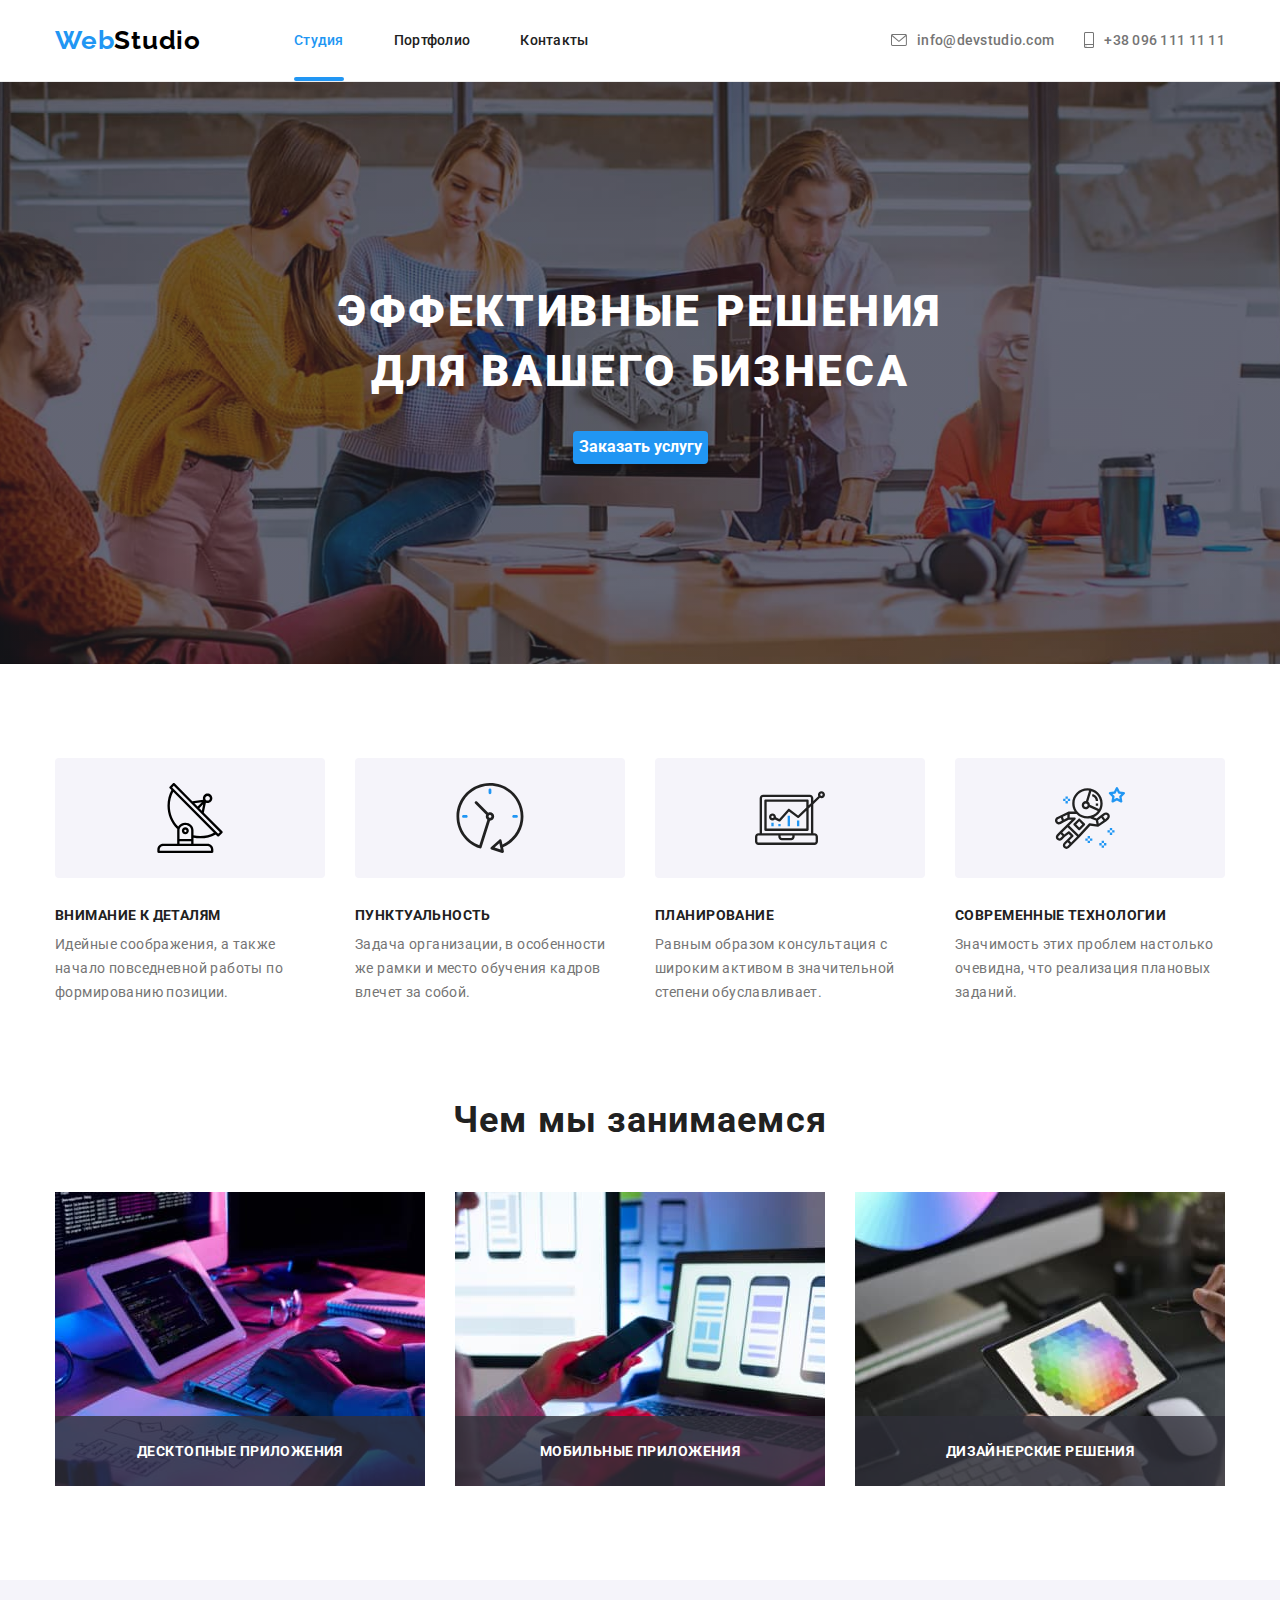
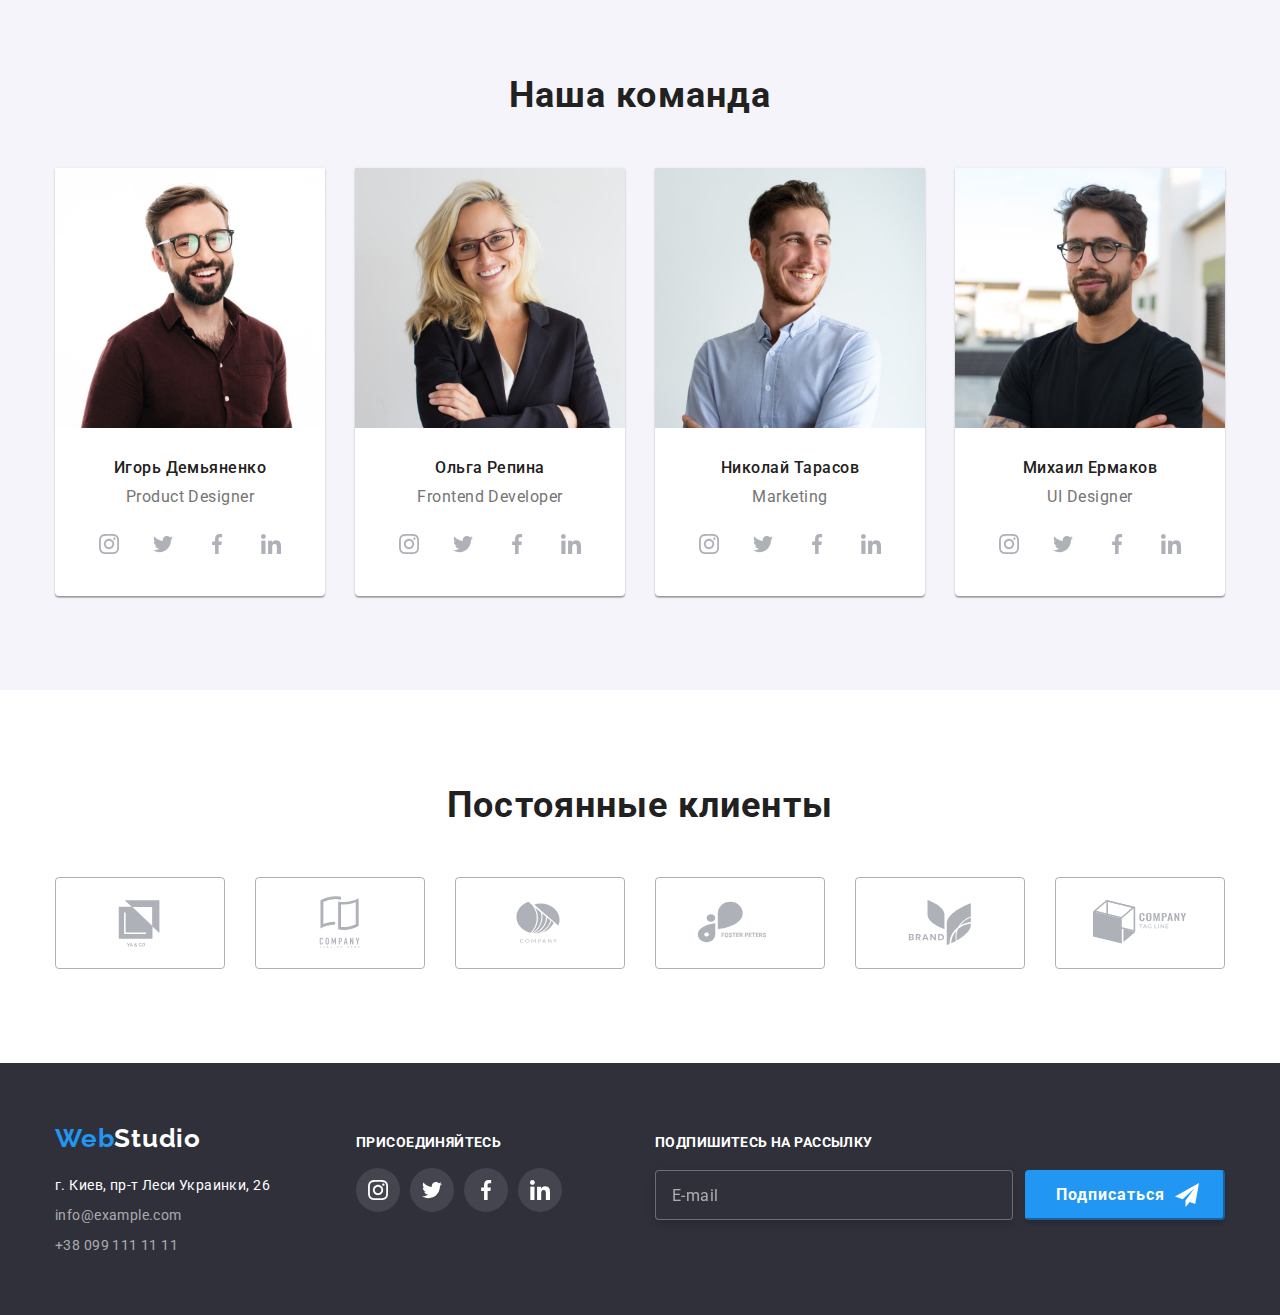
<file: index.html>
<!DOCTYPE html>
<html lang="en">
  <head>
    <meta charset="UTF-8" />
    <meta http-equiv="X-UA-Compatible" content="IE=edge" />
    <meta name="viewport" content="width=device-width, initial-scale=1.0" />
    <title>Document</title>
    
    <link rel="preconnect" href="https://fonts.googleapis.com">
<link rel="preconnect" href="https://fonts.gstatic.com" crossorigin>
<link href="https://fonts.googleapis.com/css2?family=Raleway:wght@700&family=Roboto:wght@400;500;700;900&display=swap" rel="stylesheet">

 <link rel="stylesheet" href="https://cdnjs.cloudflare.com/ajax/libs/modern-normalize/1.1.0/modern-normalize.min.css">
 <link rel="stylesheet" href="./css/main.min.css">  
 </head>
      <body>
        <!--Шапка сайта-->
  <header class="header">
  <div class="header-container">
  <a href="./index.html" class="logo">Web<span class="accent-header">Studio</span></a>
  <nav style="margin-left: 93px;">
  <ul class="site-nav">
  <li class="site-nav__item"><a class="site-nav__link current" href="./index.html">Студия</a></li>
  <li class="site-nav__item"><a class="site-nav__link" href="./portfolio.html">Портфолио</a></li>
  <li class="site-nav__item"><a class="site-nav__link" href="">Контакты</a></li>
  </ul>
  </nav>

  <ul class="contacts-links">
  <li class="contacts-links__mail">
  <a class="site-nav__link contacts-links__link" href="mailto:info@devstudio.com">
  <svg class="contacts-links__icon" width="16" height="12">
<use href="./images/symbol-defs.svg#icon-envelope"></use>
  </svg> info@devstudio.com</a></li>
  <li>
  <a class="site-nav__link contacts-links__link" href="tel:+380961111111">
  <svg class="contacts-links__icon" width="10" height="16">
  <use href="./images/symbol-defs.svg#icon-smartphone"></use></svg>
  +38 096 111 11 11</a></li>
  </ul>
  </div>
  </header>








<!-- ФОН НА ВЕСЬ БЛОК ГЕРОЙ-->
          <main>
            <section class="hero"> <div class="hero__container">
              <h1 class="hero__head">Эффективные решения для вашего бизнеса</h1>
              <button type="button" name="hero-button" class="hero__button" data-modal-open>Заказать услугу</button>
            </div>
            </section>

<!--Our features-->
<section class="features-container"><div class="features">
  <h2 class="features__head visually-hidden">Что мы предлагаем</h2>
<ul class="features__list">
  <li class="features__box">
      <div class="features__icon">
    <svg class="" width="70" height="70">
      <use href="./images/symbol-defs.svg#icon-antenna-1"></use>
    </svg>
      </div>
    <h3 class="features__title">Внимание к деталям</h3>
      <p class="features__description"> Идейные соображения, а также начало повседневной работы по
        формированию позиции.
      </p>
      </li>
  <li class="features__box">
        <div class="features__icon">
        <svg class="" width="70" height="70">
          <use href="./images/symbol-defs.svg#icon-clock-1"></use>
        </svg>
          </div>
    <h3 class="features__title">Пунктуальность</h3>
      <p class="features__description">
        Задача организации, в особенности же рамки и место обучения кадров
        влечет за собой.
      </p>
    </li>
  <li class="features__box">
      <div class="features__icon">
        <svg class="" width="70" height="70">
          <use href="./images/symbol-defs.svg#icon-diagram-1"></use>
        </svg>
          </div>
    <h3 class="features__title">Планирование</h3>
      <p class="features__description">
        Равным образом консультация с широким активом в значительной
        степени обуславливает.
      </p>
      </li>
  <li class="features__box">
        <div class="features__icon">
        <svg class="" width="70" height="70">
          <use href="./images/symbol-defs.svg#icon-astronaut-1"></use>
        </svg>
      </div> 
    <h3 class="features__title">Современные технологии</h3>
      <p class="features__description">
        Значимость этих проблем настолько очевидна, что реализация
        плановых заданий.
      </p></li>  </ul></div></section>

<!--Our services-->
<section class="services-container"> 
  <div class="services">
  <h2 class="services__head">Чем мы занимаемся</h2>
  <ul class="services__list">
    <li class="services__item">
      <img
        src="./images/pc.jpg"
        alt="обработка на компьютере"
        width="370"
      /> <div class="services__label">
      <p>Десктопные приложения</p> </div>
    </li>
    <li class="services__item">
      <img
        src="./images/smartphone.jpg"
        alt="обработка на смартфоне"
        width="370"
      /><div class="services__label"><p>Мобильные приложения</p></div> 
    </li>
    <li class="services__item">
      <img
        src="./images/tablet.jpg"
        alt="обработка на планшете"
        width="370"
      /> <div class="services__label"><p>Дизайнерские решения</p></div> 
      </li>
  </ul>
  </div>
</section>


<!--Team-->
<section class="team">
  <div class="team__container">
  <h2 class="team__head">Наша команда</h2>
  <ul class="team__list">
      <li class="team__card">
      <img
        src="./images/team/Игорь-Демьяненко.jpg"
        alt="Игорь Демьяненко"
        width="270"
      />
      <div class="team__description">
          <h3 class="team__name">Игорь Демьяненко</h3>
          <p class="team__position">Product Designer</p>
        
          <ul class="social-links">

            <li class="social-links__item">
            <a class="social-links__link" href="">
            <svg class="social-links__icon" width="20" height="20">
  <use href="./images/symbol-defs.svg#icon-instagram-2"></use>
            </svg> </a> </li>

            <li class="social-links__item">
            <a class="social-links__link" href="">
              <svg class="social-links__icon" width="20" height="20">
    <use href="./images/symbol-defs.svg#icon-twitter-1"></use>
              </svg></a> </li>
              <li class="social-links__item">
              <a class="social-links__link" href="">
                <svg class="social-links__icon" width="20" height="20">
      <use href="./images/symbol-defs.svg#icon-facebook-1"></use>
                </svg></a> </li>
                <li class="social-links__item">
                <a class="social-links__link" href="">
                  <svg class="social-links__icon" width="20" height="20">
        <use href="./images/symbol-defs.svg#icon-linkedin-1"></use>
                  </svg></a></li> </ul></div>
    
      <li class="team__card">
      <img
        src="./images/team/Ольга_Репина.jpg"
        alt="Ольга Репина"
        width="270"
      />
      <div class="team__description">
          <h3 class="team__name">Ольга Репина</h3>
          <p class="team__position">Frontend Developer</p>
        
          <ul class="social-links">

            <li class="social-links__item">
            <a class="social-links__link" href="">
            <svg class="social-links__icon" width="20" height="20">
  <use href="./images/symbol-defs.svg#icon-instagram-2"></use>
            </svg> </a> </li>

            <li class="social-links__item">
            <a class="social-links__link" href="">
              <svg class="social-links__icon" width="20" height="20">
    <use href="./images/symbol-defs.svg#icon-twitter-1"></use>
              </svg></a> </li>
              <li class="social-links__item">
              <a class="social-links__link" href="">
                <svg class="social-links__icon" width="20" height="20">
      <use href="./images/symbol-defs.svg#icon-facebook-1"></use>
                </svg></a> </li>
                <li class="social-links__item">
                <a class="social-links__link" href="">
                  <svg class="social-links__icon" width="20" height="20">
        <use href="./images/symbol-defs.svg#icon-linkedin-1"></use>
                  </svg></a></li> </ul></div>
      
      <li class="team__card">
      <img
        src="./images/team/Николай_Тарасов.jpg"
        alt="Николай Тарасов"
        width="270"
      />
      <div class="team__description">
             <h3 class="team__name">Николай Тарасов</h3>
             <p class="team__position">Marketing</p> 


            <ul class="social-links">

            <li class="social-links__item">
            <a class="social-links__link" href="">
            <svg class="social-links__icon" width="20" height="20">
  <use href="./images/symbol-defs.svg#icon-instagram-2"></use>
            </svg> </a> </li>

            <li class="social-links__item">
            <a class="social-links__link" href="">
              <svg class="social-links__icon" width="20" height="20">
    <use href="./images/symbol-defs.svg#icon-twitter-1"></use>
              </svg></a> </li>
              <li class="social-links__item">
              <a class="social-links__link" href="">
                <svg class="social-links__icon" width="20" height="20">
      <use href="./images/symbol-defs.svg#icon-facebook-1"></use>
                </svg></a> </li>
                <li class="social-links__item">
                <a class="social-links__link" href="">
                  <svg class="social-links__icon" width="20" height="20">
        <use href="./images/symbol-defs.svg#icon-linkedin-1"></use>
                  </svg></a></li> </ul></div>


      <li class="team__card">
      <img
        src="./images/team/Михаил_Ермаков.jpg"
        alt="Михаил Ермаков"
        width="270"
      />  <div class="team__description">
      <h3 class="team__name">Михаил Ермаков</h3>
      <p class="team__position">UI Designer</p> 
      
      <ul class="social-links">

        <li class="social-links__item">
        <a class="social-links__link" href="">
        <svg class="social-links__icon" width="20" height="20">
<use href="./images/symbol-defs.svg#icon-instagram-2"></use>
        </svg> </a> </li>

        <li class="social-links__item">
        <a class="social-links__link" href="">
          <svg class="social-links__icon" width="20" height="20">
<use href="./images/symbol-defs.svg#icon-twitter-1"></use>
          </svg></a> </li>
          <li class="social-links__item">
          <a class="social-links__link" href="">
            <svg class="social-links__icon" width="20" height="20">
  <use href="./images/symbol-defs.svg#icon-facebook-1"></use>
            </svg></a> </li>
            <li class="social-links__item">
            <a class="social-links__link" href="">
              <svg class="social-links__icon" width="20" height="20">
    <use href="./images/symbol-defs.svg#icon-linkedin-1"></use>
              </svg></a></li> </ul></div>
   </li>
   </ul></div></section>   

<!--Clients-->

<section class="clients-container">
  <div class="clients">
  <h2 class="clients__head">Постоянные клиенты</h2>
  <ul class="clients__list">

    <li class="clients__card">
<a class="clients__link" href="">
  <svg class="clients__logo" width="106" height="60">
    <use href="./images/symbol-defs.svg#icon-Logo"></use>
  </svg> </a></li>

 <li class="clients__card">
  <a class="clients__link" href="">
    <svg class="clients__logo" width="106" height="60">
      <use href="./images/symbol-defs.svg#icon-Logo-1"></use>
    </svg> </a></li>

    <li class="clients__card">
      <a class="clients__link" href="">
        <svg class="clients__logo" width="106" height="60">
          <use href="./images/symbol-defs.svg#icon-Logo-2"></use>
        </svg> </a></li>

      <li class="clients__card">
        <a class="clients__link" href="">
          <svg class="clients__logo" width="106" height="60">
            <use href="./images/symbol-defs.svg#icon-Logo-3"></use>
          </svg> </a></li>

    <li class="clients__card">
      <a class="clients__link" href="">
        <svg class="clients__logo" width="106" height="60">
          <use href="./images/symbol-defs.svg#icon-Logo-4"></use>
        </svg> </a></li>

      <li class="clients__card">
        <a class="clients__link" href="">
          <svg class="clients__logo" width="106" height="60">
            <use href="./images/symbol-defs.svg#icon-Logo-5"></use>
          </svg> </a></li>
  </ul>
  </div>
</section>

</main>

<!--Подвал-->
<footer class="footer"> 
  <div class="footer-container">

  <div class="address-container">
 <a href="" class="logo">Web<span class="accent-footer">Studio</span></a>
  <address class="address">
      <ul class="address__links">
      <li class="address__map"> <a href="https://goo.gl/maps/FCJh6KjiG2ZxYmKU6" target="_blank" rel="noreferrer noopener">г. Киев, пр-т Леси Украинки, 26</a> </li>
      <li> <a href="mailto:info@example.com"> info@example.com</a></li>
      <li> <a href="tel:+380991111111"> +38 099 111 11 11</a></li>
      </ul>
  </address>
  </div>

  <div class="footer-social-links">
    <h2 class="footer-social-links__title">Присоединяйтесь</h2>
    <ul class="footer-social-links__list">
    
      <li class="footer-social-links__items">
  <a class="footer-social-links__link" href="">
    <svg class="footer-social-links__icon" width="20" height="20">
      <use href="./images/symbol-defs.svg#icon-instagram-2"></use>
    </svg> </a> </li>

    <li class="footer-social-links__items">
    <a class="footer-social-links__link" href="">
      <svg class="footer-social-links__icon" width="20" height="20">
        <use href="./images/symbol-defs.svg#icon-twitter-1"></use>
      </svg></a> </li>
      <li class="footer-social-links__items">
      <a class="footer-social-links__link" href="">
        <svg class="footer-social-links__icon" width="20" height="20">
          <use href="./images/symbol-defs.svg#icon-facebook-1"></use>
        </svg></a></li>
        <li class="footer-social-links__items">
        <a class="footer-social-links__link" href="">
          <svg class="footer-social-links__icon" width="20" height="20">
            <use href="./images/symbol-defs.svg#icon-linkedin-1"></use>
          </svg></a> </li>
</ul> </div>


<!--FORM-->
<div class="footer__form">
<b class="footer__form__title">Подпишитесь на рассылку</b>
<form class="footer__form__input"><input type="email" name="email" placeholder="E-mail"/>
<button type="submit" class="footer__form__button">Подписаться <svg class="footer__form__icon" width="24" height="24">
<use href="./images/symbol-defs.svg#icon-send"></use> 
</svg></button></form>   
</div>
</div>
</footer>  


<!--МОДАЛЬНОЕ ОКНО-->

<div class="backdrop is-hidden" data-modal>
  <div class="modal">
    <button type="button" class="modal-close-btn" data-modal-close>
<svg class="modal-close-btn-icon" width="18" height="18">
  <use href="./images/symbol-defs.svg#icon-close"></use> 
</svg>
</button>
<b class="modal-head">Оставьте свои данные, мы вам перезвоним</b>
  <form action="javascript:void(0);"
        class="modal-input-form"
        name="modal-input-form"
        autocomplete="off"
        novalidate
        >
          <label class="modal-input your-name">Имя
            <input class="input-your-data" type="text" name="your-name" />
            <svg class="modal-your-icon" width="18" height="18">
              <use href="./images/symbol-defs.svg#icon-person"></use>
            </svg>
          </label>
          <label class="modal-input your-tel">Телефон
            <input class="input-your-data" type="tel" name="your-tel" />
            <svg class="modal-your-icon" width="18" height="18">
              <use href="./images/symbol-defs.svg#icon-phone"></use>
            </svg>
          </label>

          <label class="modal-input your-email">Почта
            <input class="input-your-data" type="email" name="your-mail" />
            <svg class="modal-your-icon" width="18" height="18">
              <use href="./images/symbol-defs.svg#icon-email"></use>
            </svg>
          </label>
          <label class="input-comment">Комментарий
            <textarea
              class="text-comment"
              name="text-comment"
              placeholder="Введите текст"
            ></textarea>
            
          </label>
          <label class="policy-checkbox">
            <input
              class="checkbox visually-hidden"
              type="checkbox"
              name="policy-checkbox"
            />
            <span class="modal-icon-check"></span>

            Соглашаюсь с рассылкой и принимаю &nbsp;
            <a class="policy-link" href="">Условия договора </a>
          </label>


          <button class="send-button" type="submit">Отправить</button>
        </form>
      </div>
    </div>
    <script src="./js/modal.js"></script>
</body>
</html>
</file>
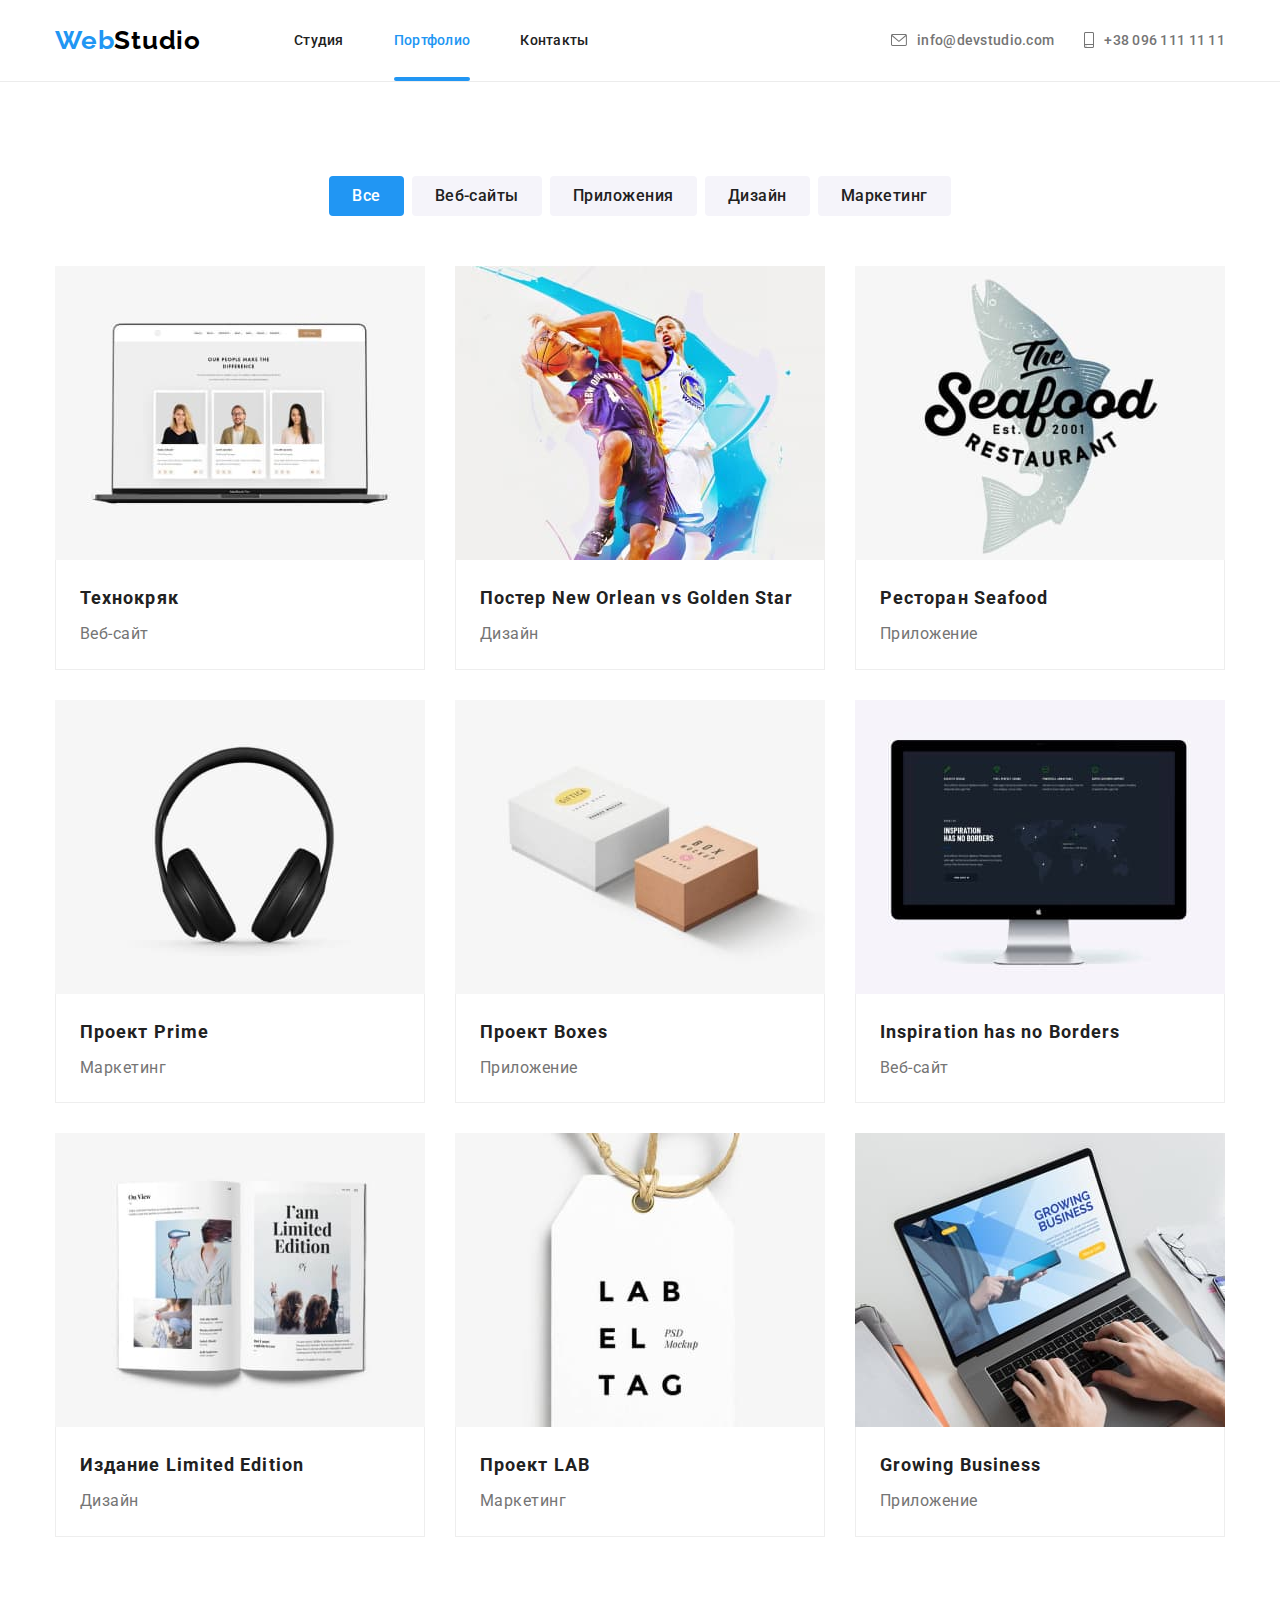
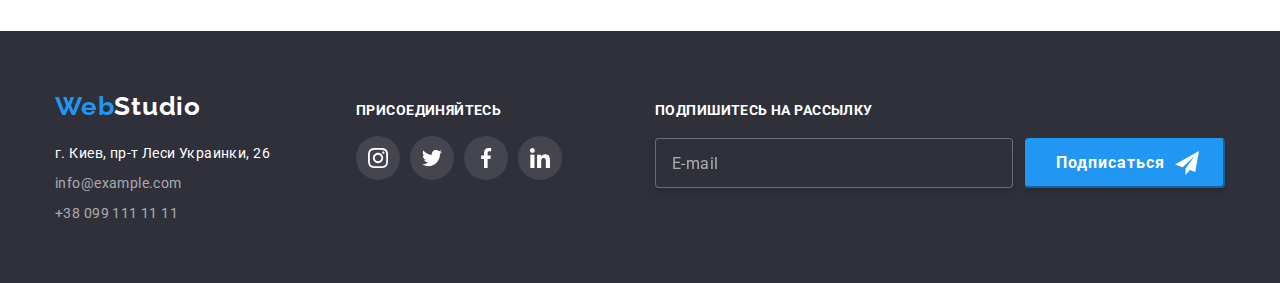
<file: portfolio.html>
<!DOCTYPE html>
    <html lang="en">
      <head>
        <meta charset="UTF-8" />
        <meta http-equiv="X-UA-Compatible" content="IE=edge" />
        <meta name="viewport" content="width=device-width, initial-scale=1.0" />
        <title>Document</title>
        
        <link rel="preconnect" href="https://fonts.googleapis.com">
    <link rel="preconnect" href="https://fonts.gstatic.com" crossorigin>
    <link href="https://fonts.googleapis.com/css2?family=Raleway:wght@700&family=Roboto:wght@400;500;700;900&display=swap" rel="stylesheet">
    
    <link rel="stylesheet" href="https://cdnjs.cloudflare.com/ajax/libs/modern-normalize/1.1.0/modern-normalize.min.css">
    <link rel="stylesheet" href="./css/main.min.css">  
    </head>
<body>
        <!--Шапка сайта-->
             <!--Шапка сайта-->
  <header class="header">
    <div class="header-container">
    <a href="./index.html" class="logo">Web<span class="accent-header">Studio</span></a>
    <nav style="margin-left: 93px;">
    <ul class="site-nav">
    <li class="site-nav__item"><a class="site-nav__link" href="./index.html">Студия</a></li>
    <li class="site-nav__item"><a class="site-nav__link current" href="./portfolio.html">Портфолио</a></li>
    <li class="site-nav__item"><a class="site-nav__link" href="">Контакты</a></li>
    </ul>
    </nav>
  
    <ul class="contacts-links">
    <li class="contacts-links__mail">
    <a class="site-nav__link contacts-links__link" href="mailto:info@devstudio.com">
    <svg class="contacts-links__icon" width="16" height="12">
  <use href="./images/symbol-defs.svg#icon-envelope"></use>
    </svg> info@devstudio.com</a></li>
    <li>
    <a class="site-nav__link contacts-links__link" href="tel:+380961111111">
    <svg class="contacts-links__icon" width="10" height="16">
    <use href="./images/symbol-defs.svg#icon-smartphone"></use></svg>
    +38 096 111 11 11</a></li>
    </ul>
    </div>
    </header>

<!--Герой-->
<main>
  <section class="main-portfolio-container"><div class="portfolio">
    <ul class="filter-container">
      <li class="filter__list"> <button type="button" class="button current"> Все </button></li>
      <li class="filter__list"> <button type="button" class="button"> Веб-сайты </button></li>    
      <li class="filter__list"> <button type="button" class="button"> Приложения </button></li>
      <li class="filter__list"> <button type="button" class="button"> Дизайн </button></li>
      <li class="filter__list"> <button type="button" class="button"> Маркетинг </button></li>    
      </ul>

      <ul class="portfolio-container">
        <li class="portfolio-container__element">
          <a class="portfolio-container__link">
          <div class="portfolio-container__image">
            <img src="./images/portfolio-images/технокряк.jpg"
       alt="технокряк"
       width="370"/>
       <div class="portfolio-container__overlay">
        <p class="portfolio-container__overlay__text"> Ресурс предлагает комплексные предложения с разным уровнем функционала и сервисов. Все это позволит, посетителю получить исчерпывающие сведения о компании или частном лице. </p>
      </div></div>
        <div class="portfolio-container__card">
        <h3 class="portfolio-container__card__title">Технокряк</h3>
        <p class="portfolio-container__card__text">Веб-сайт</p>
       </div></a></li>
    
      <li class="portfolio-container__element"> 
        <a class="portfolio-container__link"> 
          <div class="portfolio-container__image">
      <img Src="./images/portfolio-images/постер.jpg"
      alt="постер New Orlean vs Golden Star"
      width="370"/>
      <div class="portfolio-container__overlay">
      <p class="portfolio-container__overlay__text"> Ресурс предлагает комплексные предложения с разным уровнем функционала и сервисов. Все это позволит, посетителю получить исчерпывающие сведения о компании или частном лице. </p>
      </div></div>
      <div class="portfolio-container__card">
    <h3 class="portfolio-container__card__title">Постер New Orlean vs Golden Star</h3>
    <p class="portfolio-container__card__text">Дизайн</p>
    </div></a></li>
      
    <li class="portfolio-container__element"> 
      <a class="portfolio-container__link"> 
        <div class="portfolio-container__image">
      <img
      src="./images/portfolio-images/ресторан.jpg"
      alt="Ресторан Seafood"
      width="370"
    /><div class="portfolio-container__overlay">
      <p class="portfolio-container__overlay__text"> Ресурс предлагает комплексные предложения с разным уровнем функционала и сервисов. Все это позволит, посетителю получить исчерпывающие сведения о компании или частном лице. </p>
    </div></div>
    <div class="portfolio-container__card">
    <h3 class="portfolio-container__card__title">Ресторан Seafood</h3>
    <p class="portfolio-container__card__text">Приложение</p>
    </div></a></li>
        
      <li class="portfolio-container__element"> 
        <a class="portfolio-container__link"> 
          <div class="portfolio-container__image">
        <img
      src="./images/portfolio-images/проектPrime.jpg"
      alt="Проект Prime"
      width="370"
    /> <div class="portfolio-container__overlay">
      <p class="portfolio-container__overlay__text"> Ресурс предлагает комплексные предложения с разным уровнем функционала и сервисов. Все это позволит, посетителю получить исчерпывающие сведения о компании или частном лице. </p>
    </div></div>
    <div class="portfolio-container__card">
        <h3 class="portfolio-container__card__title">Проект Prime</h3>
        <p class="portfolio-container__card__text">Маркетинг</p>
      </div></a></li>
      
      <li class="portfolio-container__element"> 
       <a class="portfolio-container__link"> 
        <div class="portfolio-container__image">
        <img
      src="./images/portfolio-images/проектBoxes.jpg"
      alt="Проект Boxes"
      width="370"
    /><div class="portfolio-container__overlay">
      <p class="portfolio-container__overlay__text"> Ресурс предлагает комплексные предложения с разным уровнем функционала и сервисов. Все это позволит, посетителю получить исчерпывающие сведения о компании или частном лице. </p>
    </div></div>
    <div class="portfolio-container__card">
        <h3 class="portfolio-container__card__title">Проект Boxes</h3>
        <p class="portfolio-container__card__text">Приложение</p>
      </div></a></li>  
        
    <li class="portfolio-container__element">
      <a class="portfolio-container__link"> 
        <div class="portfolio-container__image">
      <img
      src="./images/portfolio-images/Inspirations.jpg"
      alt="Inspiration has no Borders"
      width="370"
    /><div class="portfolio-container__overlay">
      <p class="portfolio-container__overlay__text"> Ресурс предлагает комплексные предложения с разным уровнем функционала и сервисов. Все это позволит, посетителю получить исчерпывающие сведения о компании или частном лице. </p>
    </div></div>
    <div class="portfolio-container__card">
      <h3 class="portfolio-container__card__title">Inspiration has no Borders</h3>
      <p class="portfolio-container__card__text">Веб-сайт</p>
    </div></a></li>
    
    <li class="portfolio-container__element"> 
      <a class="portfolio-container__link"> 
        <div class="portfolio-container__image">
      <img
      src="./images/portfolio-images/издание.jpg"
      alt="Издание Limited Edition"
      width="370"
    /> <div class="portfolio-container__overlay">
      <p class="portfolio-container__overlay__text"> Ресурс предлагает комплексные предложения с разным уровнем функционала и сервисов. Все это позволит, посетителю получить исчерпывающие сведения о компании или частном лице. </p>
    </div></div>
    <div class="portfolio-container__card">
        <h3 class="portfolio-container__card__title">Издание Limited Edition</h3>
        <p class="portfolio-container__card__text">Дизайн</p>
      </div></a></li>
    
      <li class="portfolio-container__element"> 
        <a class="portfolio-container__link"> 
          <div class="portfolio-container__image">
        <img
      src="./images/portfolio-images/проектLab.jpg"
      alt="Проект LAB"
      width="370"
    /> <div class="portfolio-container__overlay">
      <p class="portfolio-container__overlay__text"> Ресурс предлагает комплексные предложения с разным уровнем функционала и сервисов. Все это позволит, посетителю получить исчерпывающие сведения о компании или частном лице. </p>
    </div></div>
    <div class="portfolio-container__card">
      <h3 class="portfolio-container__card__title">Проект LAB</h3>   
      <p class="portfolio-container__card__text">Маркетинг</p>
      </div></a></li>  
        
    <li class="portfolio-container__element">
        <a class="portfolio-container__link"> 
          <div class="portfolio-container__image">
      <img
      src="./images/portfolio-images/growingbusiness.jpg"
      alt="Growing Business"
      width="370"
    /> 
    <div class="portfolio-container__overlay">
      <p class="portfolio-container__overlay__text"> Ресурс предлагает комплексные предложения с разным уровнем функционала и сервисов. Все это позволит, посетителю получить исчерпывающие сведения о компании или частном лице. </p>
    </div></div>
    <div class="portfolio-container__card">
      <h3 class="portfolio-container__card__title">Growing Business</h3>
      <p class="portfolio-container__card__text">Приложение</p>
    </div></a></li></ul> </div> </section>
    </main>



<!--Подвал-->
<footer class="footer"> 
  <div class="footer-container">

  <div class="address-container">
 <a href="" class="logo">Web<span class="accent-footer">Studio</span></a>
  <address class="address">
      <ul class="address__links">
      <li class="address__map"> <a href="https://goo.gl/maps/FCJh6KjiG2ZxYmKU6" target="_blank" rel="noreferrer noopener">г. Киев, пр-т Леси Украинки, 26</a> </li>
      <li> <a href="mailto:info@example.com"> info@example.com</a></li>
      <li> <a href="tel:+380991111111"> +38 099 111 11 11</a></li>
      </ul>
  </address>
  </div>

  <div class="footer-social-links">
    <h2 class="footer-social-links__title">Присоединяйтесь</h2>
    <ul class="footer-social-links__list">
    
      <li class="footer-social-links__items">
  <a class="footer-social-links__link" href="">
    <svg class="footer-social-links__icon" width="20" height="20">
      <use href="./images/symbol-defs.svg#icon-instagram-2"></use>
    </svg> </a> </li>

    <li class="footer-social-links__items">
    <a class="footer-social-links__link" href="">
      <svg class="footer-social-links__icon" width="20" height="20">
        <use href="./images/symbol-defs.svg#icon-twitter-1"></use>
      </svg></a> </li>
      <li class="footer-social-links__items">
      <a class="footer-social-links__link" href="">
        <svg class="footer-social-links__icon" width="20" height="20">
          <use href="./images/symbol-defs.svg#icon-facebook-1"></use>
        </svg></a></li>
        <li class="footer-social-links__items">
        <a class="footer-social-links__link" href="">
          <svg class="footer-social-links__icon" width="20" height="20">
            <use href="./images/symbol-defs.svg#icon-linkedin-1"></use>
          </svg></a> </li>
</ul> </div>


<!--FORM-->
<div class="footer__form">
<b class="footer__form__title">Подпишитесь на рассылку</b>
<form class="footer__form__input"> <label><input type="email" name="email" placeholder="E-mail"/> </label>
<button type="submit" class="footer__form__button">Подписаться <svg class="footer__form__icon" width="24" height="24">
<use href="/images/symbol-defs.svg#icon-send"></use> 
</svg></button></form>   
</div>
</div>
</footer>  
</body>
</html>
</file>
<file: css/main.min.css>
:root{--primary-font-family:"Roboto", sans-serif;--secondary-font-family: "Raleway", sans-serif;--main-text-color: #212121;--primary-text-color: #000000;--secondary-text-color: #FFFFFF;--accent-color: #2196F3;--secondary-accent-color: #757575;--background-color: #188CE8;--timing-function: cubic-bezier(0.4, 0, 0.2, 1)}.visually-hidden{position:absolute;width:1px;height:1px;margin:-1px;border:0;padding:0;white-space:nowrap;clip-path:inset(100%);clip:rect(0 0 0 0);overflow:hidden}html{box-sizing:border-box}* *::before,*::after{box-sizing:inherit}body{margin:0;background-color:#fff;font-family:var(--primary-font-family)}ol,ul{margin-top:0;margin-bottom:0;padding-left:0;list-style:none}a{text-decoration:none;cursor:pointer}p{margin-top:0;margin-bottom:0}h1,h2,h3,h4{margin-top:0;margin-bottom:0}img{display:block}.container{width:1200px;margin-right:auto;margin-left:auto;padding-left:15px;padding-right:15px}.container-design{display:flex;align-items:center}.logo{font-family:var(--secondary-font-family);font-weight:700;font-size:26px;line-height:1.2;letter-spacing:.03em;color:var(--accent-color)}.accent-header{font-family:var(--secondary-font-family);font-weight:700;font-size:26px;line-height:1.2;letter-spacing:.03em;color:var(--primary-text-color)}.accent-footer{font-family:var(--secondary-font-family);font-weight:700;font-size:26px;line-height:1.2;letter-spacing:.03em;color:var(--secondary-text-color)}.backdrop{position:fixed;top:0;left:0;bottom:0;right:0;background-color:rgba(0,0,0,.5);transition:opacity 250ms var(--timing-function),visibility 250ms var(--timing-function)}.modal{position:absolute;top:50%;left:50%;transform:translate(-50%, -50%) scale(1);width:528px;height:581px;background-color:#fff;transition:transform 250ms var(--timing-function);padding:40px;margin-left:auto;margin-right:auto}.modal-close-btn{position:absolute;top:8px;right:8px;display:flex;align-items:center;justify-content:center;width:30px;height:30px;border:1px solid rgba(0,0,0,.1);border-radius:50%;background-color:rgba(0,0,0,0);cursor:pointer;padding:0}.modal-close-btn-icon{transition:fill 250ms var(--timing-function)}.modal-close-btn:hover .modal-close-btn-icon,.modal-close-btn:focus .modal-close-btn-icon{fill:var(--accent-color)}.backdrop.is-hidden{opacity:0;visibility:hidden;pointer-events:none}.backdrop.is-hidden .modal{transform:translate(-50%, -50%) scale(0.9)}.modal-head{font-weight:700;font-size:20px;line-height:23px;text-align:center;letter-spacing:.03em}.modal-input-form{margin-top:12px}.modal-input{position:relative;display:flex;flex-direction:column;margin-left:auto;margin-right:auto;width:448px;margin-bottom:10px;font-weight:400;font-size:12px;line-height:1.16;letter-spacing:.01em;color:var(--secondary-accent-color)}.input-your-data{margin-left:auto;margin-right:auto;width:448px;height:40px;border:1px solid rgba(33,33,33,.2);border-radius:4px;padding-left:42px;margin-top:4px;transition:border-color 250ms var(--timing-function)}.input-comment{display:flex;flex-direction:column;width:448px;height:138px;margin-left:auto;margin-right:auto;margin-bottom:20px;font-weight:400;font-size:12px;line-height:1.16;letter-spacing:.01em;color:var(--secondary-accent-color);transition:border-color 250ms var(--timing-function)}.text-comment{width:448px;height:100%;padding-top:12px;padding:12px 16px;margin-top:4px;resize:none;border:1px solid rgba(33,33,33,.2);border-radius:4px}.modal-your-icon{position:absolute;top:50%;left:12px;fill:var(--main-text-color);transition:fill 250ms var(--timing-function)}.policy-checkbox{display:flex;justify-content:center;align-items:center;font-weight:400;font-size:14px;line-height:1.71;color:var(--secondary-accent-color);cursor:pointer}@media screen and (min-width: 1200px){.policy-checkbox{font-size:14px;line-height:1.71}}.modal-icon-check{position:relative;margin-right:5px;border:2px solid var(--main-text-color);border-radius:4px;width:16px;height:16px;transition:background-color 250ms var(--timing-function),border-color 250ms var(--timing-function)}.checkbox:checked+.modal-icon-check{background-size:contain;background-color:var(--accent-color);background-image:url(../images/check.svg);border-color:rgba(0,0,0,0);outline:none}.checkbox:focus+.modal-icon-check{outline:2px solid var(--main-text-color)}.policy-link{font-weight:400;font-size:14px;line-height:1.71;color:var(--accent-color);text-decoration-line:underline}.send-button{display:flex;width:200px;height:50px;margin-left:auto;margin-right:auto;margin-top:30px;align-items:center;justify-content:center;font-weight:700;font-size:16px;line-height:1.88;border-color:rgba(0,0,0,0);background-color:var(--accent-color);color:var(--secondary-text-color);border-radius:4px;cursor:pointer;transition:background-color 250ms var(--timing-function)}.send-button:hover,.send-button:focus{background-color:var(--background-color)}.text-comment:focus{border-color:var(--accent-color);outline:none}.input-your-data:focus{border:1px solid var(--accent-color);outline:none}.input-your-data:focus+.modal-your-icon{fill:var(--background-color)}.hero{padding:200px 0;background:#2f303a;text-align:center;max-width:1600px;margin-left:auto;margin-right:auto;background-image:linear-gradient(to right, rgba(47, 48, 58, 0.4), rgba(47, 48, 58, 0.4)),url("../images/Img.jpg");background-size:cover;background-position:center}.hero__container{max-width:1200px;margin-left:auto;margin-right:auto;padding-right:15px;padding-left:15px}.hero__head{margin:0 auto 30px;max-width:696px;font-family:var(--primary-font-family);font-weight:900;font-size:44px;line-height:1.36;text-align:center;letter-spacing:.06em;text-transform:uppercase;color:var(--secondary-text-color)}.hero__button{font-family:var(--primary-font-family);font-weight:700;font-size:16px;line-height:1.88;border:none;color:var(--secondary-text-color);background:var(--accent-color);box-shadow:0px 4px 4px rgba(0,0,0,.15);border-radius:4px;transition:color 250ms var(--timing-function),background-color 250ms var(--timing-function),box-shadow 250ms var(--timing-function)}.hero__button:hover,.hero__button:focus{background-color:var(--background-color)}.header{border-bottom:1px solid #ececec}.header-container{width:1200px;margin-right:auto;margin-left:auto;padding-left:15px;padding-right:15px;display:flex;align-items:center}.site-nav{display:flex;padding-left:0;margin-top:0;margin-bottom:0}.site-nav__item{display:block;margin-right:50px;margin-left:0;position:relative}.site-nav__item:last-child{margin-right:0}.site-nav__link{display:flex;align-items:center;text-decoration:none;list-style:none;letter-spacing:.02em;font-weight:500;font-size:14px;line-height:1.2;color:var(--main-text-color);padding-top:32px;padding-bottom:32px;transition:color 250ms var(--timing-function)}.site-nav__link:hover,.site-nav__link:focus{color:var(--accent-color)}.current{color:var(--accent-color)}.site-nav__link.current{color:var(--accent-color)}.site-nav__link.current:after{content:"";position:absolute;bottom:0;width:100%;height:4px;background-color:var(--accent-color);border-radius:2px}.contacts-links{display:flex;align-items:center;margin-left:auto;padding-left:0;margin-top:0;margin-bottom:0;list-style:none;letter-spacing:.02em;color:var(--secondary-accent-color)}.contacts-links__mail{margin-right:30px}.contacts-links__icon{margin-right:10px;fill:var(--secondary-accent-color);transition:fill 250ms var(--timing-function)}.site-nav__link:hover .contacts-links__icon,.site-nav__link:focus .contacts-links__icon{fill:var(--accent-color)}.contacts-links__link{color:var(--secondary-accent-color)}.features-container{padding:94px 0}.features{width:1200px;margin-left:auto;margin-right:auto;padding:0 15px}.features__list{display:flex;margin-top:0;margin-bottom:0;padding-left:0}.features__box{width:270px;padding:0}.features__box:not(:last-child){margin-right:30px}.features__icon{display:flex;justify-content:center;align-items:center;width:270px;height:120px;background-color:#f5f4fa;border-radius:4px}.features__title{font-weight:700;font-size:14px;line-height:1.14;letter-spacing:.03em;text-transform:uppercase;color:var(--main-text-color);margin:30px 0 10px;padding:0}.features__description{font-weight:400;font-size:14px;line-height:1.71;letter-spacing:.03em;color:var(--secondary-accent-color)}.services-container{padding-bottom:94px}.services{width:1200px;margin-left:auto;margin-right:auto;padding:0 15px}.services__head{margin:0 auto 50px;font-weight:700;font-size:36px;line-height:1.2;text-align:center;letter-spacing:.03em;color:var(--main-text-color)}.services__list{display:flex;margin:0;padding:0}.services__item{position:relative}.services__item:not(:last-child){margin-right:30px}.services__label{position:absolute;width:370px;height:70px;left:0;bottom:0;display:flex;align-items:center;justify-content:center;font-family:var(--primary-font-family);font-weight:700;font-size:14px;line-height:16px;letter-spacing:.03em;text-transform:uppercase;color:var(--secondary-text-color);background:rgba(47,48,58,.8)}.team{padding:94px 0;text-align:center;background:#f5f4fa;margin-left:auto;margin-right:auto}.team__container{width:1200px;margin-left:auto;margin-right:auto;padding-left:15px;padding-right:15px}.team__head{font-weight:700;font-size:36px;line-height:1.2;text-align:center;letter-spacing:.03em;color:var(--main-text-color)}.team__list{display:flex;margin-top:50px}.team__card{list-style:none;margin-left:0;padding:0;max-width:270px;background:var(--secondary-text-color);box-shadow:0px 1px 3px rgba(0,0,0,.12),0px 1px 1px rgba(0,0,0,.14),0px 2px 1px rgba(0,0,0,.2);border-radius:0px 0px 4px 4px}.team__card:not(:last-child){margin-right:30px}.team__description{padding-top:30px;padding-bottom:30px}.team__name{font-weight:500;font-size:16px;line-height:1.2;letter-spacing:.03em;color:var(--main-text-color);margin-bottom:10px}.team__position{font-size:16px;line-height:1.2;letter-spacing:.03em;color:var(--secondary-accent-color)}.social-links{display:flex;justify-content:center;margin-top:16px;list-style:none}.social-links__item:not(:last-child){margin-right:10px}.social-links__link{display:flex;align-items:center;justify-content:center;width:44px;height:44px;border-radius:50%;transition:background-color 250ms var(--timing-function)}.social-links__link:hover,.social-links__link:focus{background-color:var(--accent-color)}.social-links__link .social-links__icon{fill:#afb1b8;transition:fill 250ms var(--timing-function)}.social-links__link:hover .social-links__icon,.social-links__link:focus .social-links__icon{fill:var(--secondary-text-color)}.clients-container{padding:94px 0}.clients{text-align:center;max-width:1200px;margin-left:auto;margin-right:auto;padding:0 15px}.clients__head{margin:0 auto 50px;font-weight:700;font-size:36px;line-height:1.2;text-align:center;letter-spacing:.03em;color:var(--main-text-color)}.clients__list{display:flex;flex-direction:row;justify-content:space-between;width:1170px;margin:0;padding:0}.clients__card{width:170px;margin:0 30px 0 0;height:92px}.clients__card:last-child{margin-right:0}.clients__link{display:flex;justify-content:center;align-items:center;width:100%;height:100%;border:1px solid #afb1b8;border-radius:4px;transition:border 250ms var(--timing-function)}.clients__link:hover,.clients__link:focus{border:1px solid var(--accent-color)}.clients__logo{fill:#afb1b8;transition:fill 250ms var(--timing-function)}.clients__link:hover .clients__logo,.clients__link:focus .clients__logo{fill:var(--accent-color)}.footer{padding-top:60px;padding-bottom:60px;background-color:#2f303a;margin-left:auto;margin-right:auto}.footer-container{margin-left:auto;margin-right:auto;width:1200px;padding-left:15px;padding-right:15px;display:flex;align-items:baseline}.address-container{align-items:baseline}.address{margin-top:20px;margin-bottom:0;padding:0;display:inline-block;align-items:baseline}.address__links{display:flex;flex-direction:column;margin:0;padding:0;font-style:normal;list-style:none}.address__links a{width:231px;height:21px;display:block;font-size:14px;line-height:1.71;letter-spacing:.03em;color:rgba(255,255,255,.6)}.address__links li:not(:last-child){margin-bottom:9px}.address__map a{color:var(--secondary-text-color)}.footer-social-links{display:inline-block;align-items:baseline;margin-left:70px}.footer-social-links__title{font-family:inherit;font-weight:700;font-size:14px;line-height:1.14;letter-spacing:.03em;text-transform:uppercase;color:var(--secondary-text-color)}.footer-social-links__list{display:inline-flex;list-style:none;border-radius:50%;margin-top:17px}.footer-social-links__items{margin-left:auto;margin-right:auto}.footer-social-links__items:not(:last-child){margin-right:10px}.footer-social-links__link{display:flex;align-items:center;justify-content:center;width:44px;height:44px;margin-top:0;border-radius:50%;background:rgba(255,255,255,.1);transition:background-color 250ms var(--timing-function)}.footer-social-links__link:hover,.footer-social-links__link:focus{background-color:var(--accent-color)}.footer-social-links__icon{fill:var(--secondary-text-color);transition:color 250ms var(--timing-function)}.footer__form{display:flex;flex-direction:column;align-items:baseline;margin-left:93px}.footer__form__title{font-family:"Roboto";font-style:normal;font-weight:700;font-size:14px;line-height:16px;letter-spacing:.03em;text-transform:uppercase;color:var(--secondary-text-color);margin-bottom:20px}.footer__form__input{display:flex;justify-content:center;align-items:center}.footer__form__input input{width:358px;height:50px;border:1px solid rgba(255,255,255,.3);filter:drop-shadow(0px 4px 4px rgba(0, 0, 0, 0.15));border-radius:4px;margin-right:12px;background-color:#2f303a;padding-left:16px;padding-top:15px;padding-bottom:15px;outline:none;color:rgba(255,255,255,.6)}.footer__form__input input::placeholder{font-family:"Roboto";font-style:normal;font-weight:400;font-size:16px;line-height:1.25;display:flex;align-items:center;letter-spacing:.03em;color:rgba(255,255,255,.6)}.footer__form__button{width:200px;height:50px;background:var(--accent-color);border-color:var(--accent-color);box-shadow:0px 4px 4px rgba(0,0,0,.15);border-radius:4px;font-family:"Roboto";font-style:normal;font-weight:700;font-size:16px;line-height:1.88;display:flex;align-items:center;text-align:center;letter-spacing:.06em;color:var(--secondary-text-color);padding-top:10px;padding-bottom:10px;padding-left:29px}.footer__form__icon{margin-left:10px}.main-portfolio-container{padding:94px 0}.portfolio{width:1200px;padding-left:15px;padding-right:15px;margin:0 auto}.filter-container{display:flex;justify-content:center;margin-bottom:50px;margin-top:0;padding-right:0;padding-left:0}.filter__list .button{font-family:inherit;font-weight:500;font-size:16px;line-height:1.62;text-align:center;letter-spacing:.03em;color:var(--main-text-color);background:#f5f4fa;border-radius:4px;border:1px solid rgba(0,0,0,0);cursor:pointer;padding:6px 22px;transition:color 250ms var(--timing-function),background-color 250ms var(--timing-function),box-shadow 250ms var(--timing-function)}.filter__list .button:hover,.filter__list .button:focus{color:var(--secondary-text-color);background-color:var(--background-color);box-shadow:0px 3px 1px rgba(0,0,0,.1),0px 1px 2px rgba(0,0,0,.08),0px 2px 2px rgba(0,0,0,.12)}.filter__list:not(:last-child){margin-right:8px}.filter__list .current{color:var(--secondary-text-color);background-color:var(--accent-color)}.portfolio-container{display:flex;flex-wrap:wrap;padding:0;margin:0}.portfolio-container__element{width:370px;background:var(--secondary-text-color);margin-right:30px;margin-left:0;margin-bottom:30px;cursor:pointer}.portfolio-container__element:nth-child(3n){margin-right:0}.portfolio-container__element:nth-last-child(-n+3){margin-bottom:0}.portfolio-container__link{display:block;text-decoration:none;transition:transform 250ms var(--timing-function)}.portfolio-container__link:hover,.portfolio-container__link:focus{box-shadow:0px 1px 1px rgba(0,0,0,.12),0px 4px 4px rgba(0,0,0,.06),1px 4px 6px rgba(0,0,0,.16)}.portfolio-container__image{position:relative;overflow:hidden}.portfolio-container__overlay{position:absolute;width:370px;height:294px;left:0;top:0;padding:63px 24px;font-family:var(--primary-font-family);font-weight:400;font-size:18px;line-height:1.56;letter-spacing:.03em;color:var(--secondary-text-color);background-color:rgba(33,150,243,.9);cursor:pointer;opacity:0;transform:translateY(100%);transition:opacity 250ms var(--timing-function),transform 250ms var(--timing-function)}.portfolio-container__element:hover .portfolio-container__overlay,.portfolio-container__element:focus .portfolio-container__overlay{opacity:1;transform:translateY(0)}.portfolio-container__card{padding:20px 24px;border-left:1px solid #eee;border-right:1px solid #eee;border-bottom:1px solid #eee}.portfolio-container__card__title{font-weight:700;font-size:18px;line-height:2;letter-spacing:.06em;color:var(--main-text-color);margin-top:0;margin-bottom:0}.portfolio-container__card__text{font-size:16px;line-height:1.8;letter-spacing:.03em;color:var(--secondary-accent-color);margin-top:4px}/*# sourceMappingURL=main.min.css.map */
</file>
